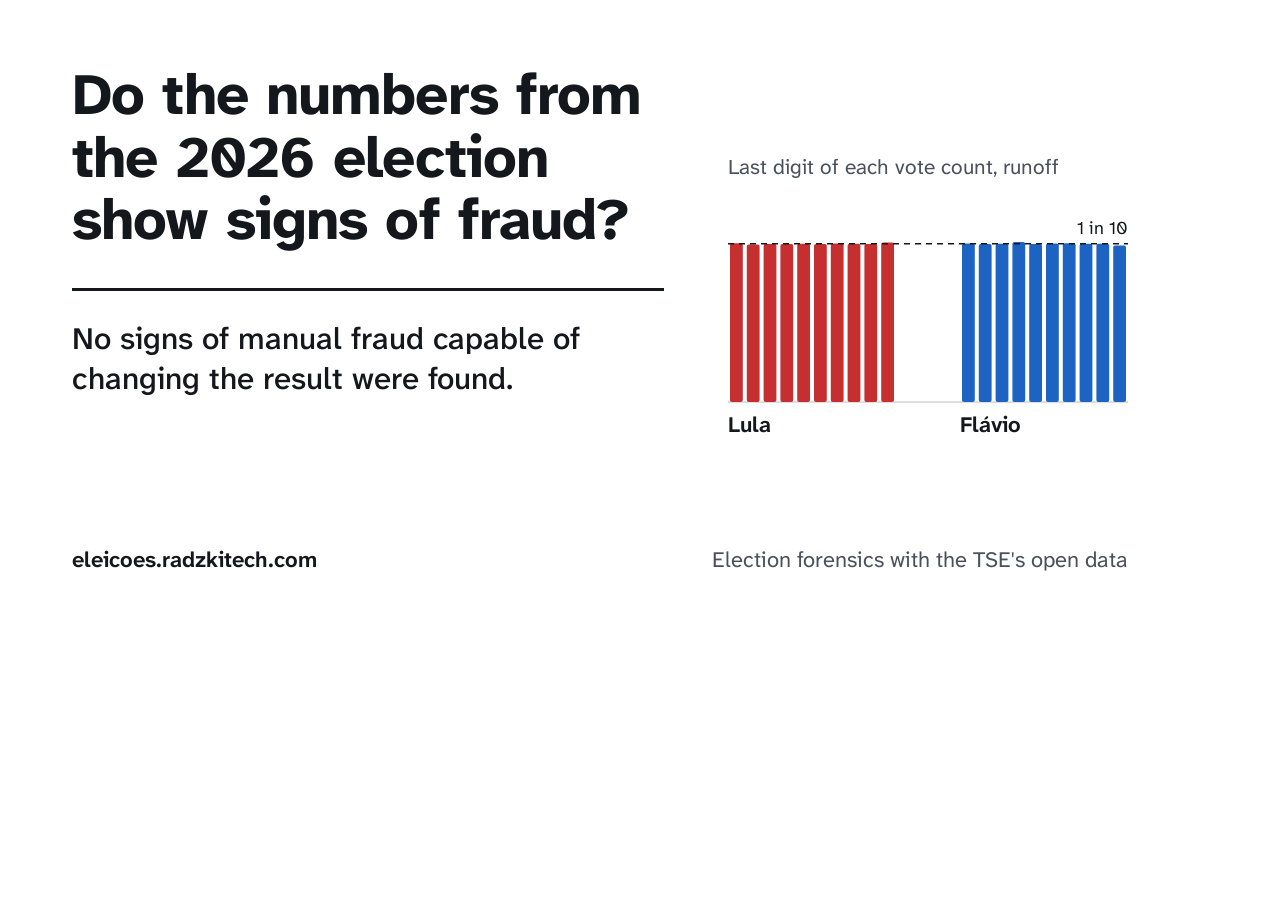
<file: web/og-card-en.html>
<!doctype html>
<html lang="en">
<head>
<meta charset="utf-8">
<title>Share card</title>
<style>
  @font-face { font-family: "Atkinson Hyperlegible Next"; src: url("fonts/AtkinsonHyperlegibleNext-latin.woff2") format("woff2"); font-weight: 200 800; }
  html, body { margin: 0; }
  body { width: 1200px; height: 630px; overflow: hidden; background: #ffffff; color: #14171c;
          font-family: "Atkinson Hyperlegible Next", system-ui, sans-serif; }
  .card { box-sizing: border-box; height: 100%; padding: 64px 72px 56px; display: grid;
           grid-template-columns: 1fr 400px; grid-template-rows: 1fr auto; column-gap: 64px; }
  h1 { margin: 0; font-size: 58px; line-height: 1.08; font-weight: 750; letter-spacing: -0.015em; }
  .answer { margin: 36px 0 0; padding-top: 28px; border-top: 3px solid #14171c; font-size: 31px; line-height: 1.3; font-weight: 500; }
  .chart { align-self: center; }
  .chart p { margin: 0 0 18px; font-size: 21px; line-height: 1.3; color: #4a515c; }
  .ref { font-size: 18px; fill: #14171c; }
  .who { font-size: 22px; font-weight: 650; fill: #14171c; }
  .foot { grid-column: 1 / -1; display: flex; justify-content: space-between; align-items: baseline;
           font-size: 22px; color: #4a515c; }
  .foot b { color: #14171c; font-weight: 650; }
</style>
</head>
<body>
<div class="card">
  <div>
    <h1>Do the numbers from the 2026 election show signs of fraud?</h1>
    <p class="answer">No signs of manual fraud capable of changing the result were found.</p>
  </div>
  <div class="chart">
    <p>Last digit of each vote count, runoff</p>
    <svg viewBox="0 0 400 250" width="400" height="250" aria-hidden="true">
  <line x1="0" x2="400" y1="202.0" y2="202.0" stroke="#b9bec6"/>
  <rect x="2.0" y="43.2" width="12.8" height="158.8" rx="2" fill="#c62f2f"/><rect x="18.8" y="44.4" width="12.8" height="157.6" rx="2" fill="#c62f2f"/><rect x="35.6" y="43.9" width="12.8" height="158.1" rx="2" fill="#c62f2f"/><rect x="52.4" y="43.9" width="12.8" height="158.1" rx="2" fill="#c62f2f"/><rect x="69.2" y="43.7" width="12.8" height="158.3" rx="2" fill="#c62f2f"/><rect x="86.0" y="43.9" width="12.8" height="158.1" rx="2" fill="#c62f2f"/><rect x="102.8" y="43.6" width="12.8" height="158.4" rx="2" fill="#c62f2f"/><rect x="119.6" y="43.7" width="12.8" height="158.3" rx="2" fill="#c62f2f"/><rect x="136.4" y="43.9" width="12.8" height="158.1" rx="2" fill="#c62f2f"/><rect x="153.2" y="42.4" width="12.8" height="159.6" rx="2" fill="#c62f2f"/>
  <rect x="234.0" y="43.4" width="12.8" height="158.6" rx="2" fill="#1d64c2"/><rect x="250.8" y="44.0" width="12.8" height="158.0" rx="2" fill="#1d64c2"/><rect x="267.6" y="43.8" width="12.8" height="158.2" rx="2" fill="#1d64c2"/><rect x="284.4" y="42.0" width="12.8" height="160.0" rx="2" fill="#1d64c2"/><rect x="301.2" y="44.0" width="12.8" height="158.0" rx="2" fill="#1d64c2"/><rect x="318.0" y="43.4" width="12.8" height="158.6" rx="2" fill="#1d64c2"/><rect x="334.8" y="43.3" width="12.8" height="158.7" rx="2" fill="#1d64c2"/><rect x="351.6" y="43.7" width="12.8" height="158.3" rx="2" fill="#1d64c2"/><rect x="368.4" y="43.8" width="12.8" height="158.2" rx="2" fill="#1d64c2"/><rect x="385.2" y="45.4" width="12.8" height="156.6" rx="2" fill="#1d64c2"/>
  <line x1="0" x2="400" y1="43.7" y2="43.7" stroke="#14171c" stroke-dasharray="6 5" stroke-width="1.5"/>
  <text x="400" y="33.7" text-anchor="end" class="ref">1 in 10</text>
  <text x="0" y="232.0" class="who">Lula</text>
  <text x="232" y="232.0" class="who">Flávio</text>
</svg>
  </div>
  <div class="foot"><b>eleicoes.radzkitech.com</b><span>Election forensics with the TSE's open data</span></div>
</div>
</body>
</html>
</file>
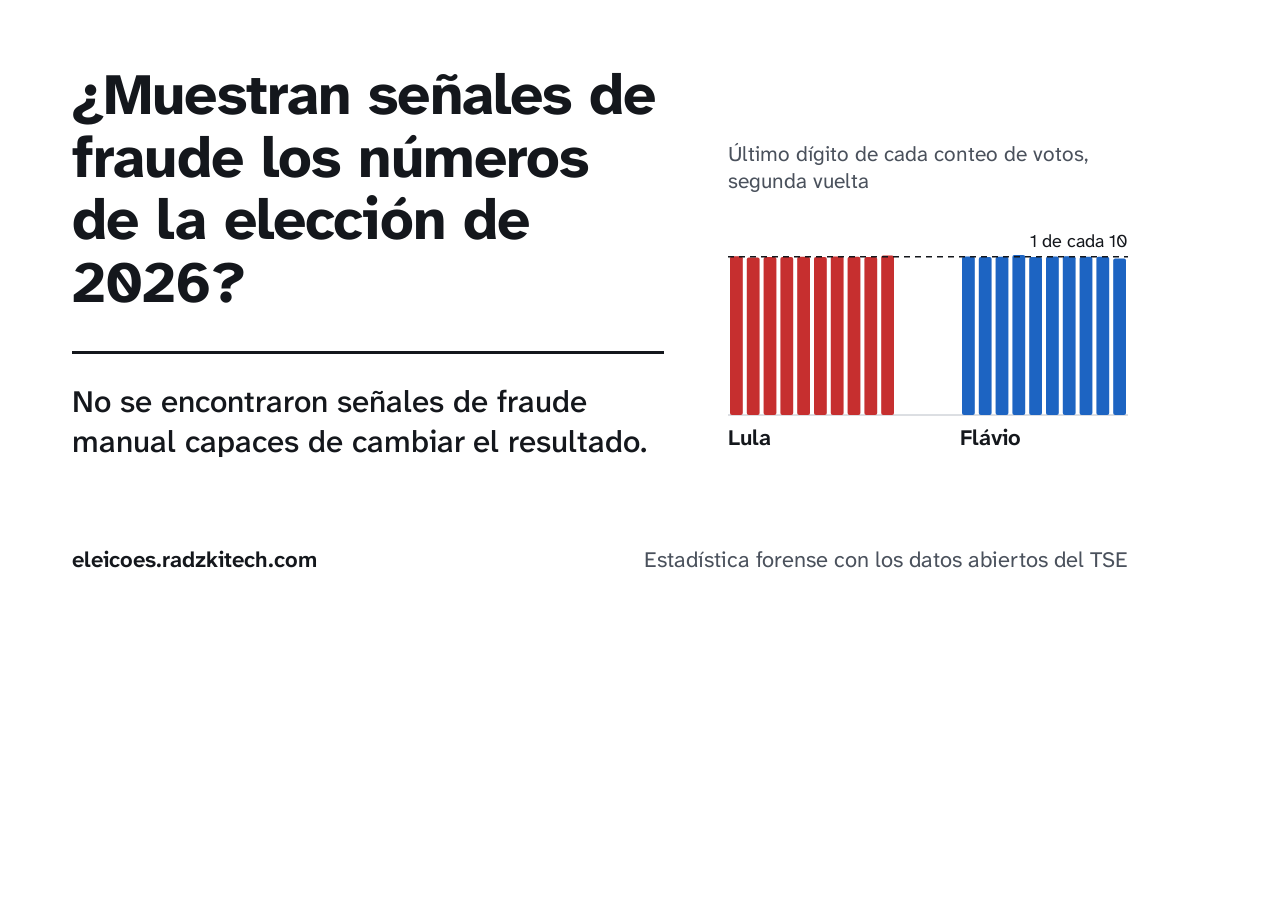
<file: web/og-card-es.html>
<!doctype html>
<html lang="es">
<head>
<meta charset="utf-8">
<title>Tarjeta para compartir</title>
<style>
  @font-face { font-family: "Atkinson Hyperlegible Next"; src: url("fonts/AtkinsonHyperlegibleNext-latin.woff2") format("woff2"); font-weight: 200 800; }
  html, body { margin: 0; }
  body { width: 1200px; height: 630px; overflow: hidden; background: #ffffff; color: #14171c;
          font-family: "Atkinson Hyperlegible Next", system-ui, sans-serif; }
  .card { box-sizing: border-box; height: 100%; padding: 64px 72px 56px; display: grid;
           grid-template-columns: 1fr 400px; grid-template-rows: 1fr auto; column-gap: 64px; }
  h1 { margin: 0; font-size: 58px; line-height: 1.08; font-weight: 750; letter-spacing: -0.015em; }
  .answer { margin: 36px 0 0; padding-top: 28px; border-top: 3px solid #14171c; font-size: 31px; line-height: 1.3; font-weight: 500; }
  .chart { align-self: center; }
  .chart p { margin: 0 0 18px; font-size: 21px; line-height: 1.3; color: #4a515c; }
  .ref { font-size: 18px; fill: #14171c; }
  .who { font-size: 22px; font-weight: 650; fill: #14171c; }
  .foot { grid-column: 1 / -1; display: flex; justify-content: space-between; align-items: baseline;
           font-size: 22px; color: #4a515c; }
  .foot b { color: #14171c; font-weight: 650; }
</style>
</head>
<body>
<div class="card">
  <div>
    <h1>¿Muestran señales de fraude los números de la elección de 2026?</h1>
    <p class="answer">No se encontraron señales de fraude manual capaces de cambiar el resultado.</p>
  </div>
  <div class="chart">
    <p>Último dígito de cada conteo de votos, segunda vuelta</p>
    <svg viewBox="0 0 400 250" width="400" height="250" aria-hidden="true">
  <line x1="0" x2="400" y1="202.0" y2="202.0" stroke="#b9bec6"/>
  <rect x="2.0" y="43.2" width="12.8" height="158.8" rx="2" fill="#c62f2f"/><rect x="18.8" y="44.4" width="12.8" height="157.6" rx="2" fill="#c62f2f"/><rect x="35.6" y="43.9" width="12.8" height="158.1" rx="2" fill="#c62f2f"/><rect x="52.4" y="43.9" width="12.8" height="158.1" rx="2" fill="#c62f2f"/><rect x="69.2" y="43.7" width="12.8" height="158.3" rx="2" fill="#c62f2f"/><rect x="86.0" y="43.9" width="12.8" height="158.1" rx="2" fill="#c62f2f"/><rect x="102.8" y="43.6" width="12.8" height="158.4" rx="2" fill="#c62f2f"/><rect x="119.6" y="43.7" width="12.8" height="158.3" rx="2" fill="#c62f2f"/><rect x="136.4" y="43.9" width="12.8" height="158.1" rx="2" fill="#c62f2f"/><rect x="153.2" y="42.4" width="12.8" height="159.6" rx="2" fill="#c62f2f"/>
  <rect x="234.0" y="43.4" width="12.8" height="158.6" rx="2" fill="#1d64c2"/><rect x="250.8" y="44.0" width="12.8" height="158.0" rx="2" fill="#1d64c2"/><rect x="267.6" y="43.8" width="12.8" height="158.2" rx="2" fill="#1d64c2"/><rect x="284.4" y="42.0" width="12.8" height="160.0" rx="2" fill="#1d64c2"/><rect x="301.2" y="44.0" width="12.8" height="158.0" rx="2" fill="#1d64c2"/><rect x="318.0" y="43.4" width="12.8" height="158.6" rx="2" fill="#1d64c2"/><rect x="334.8" y="43.3" width="12.8" height="158.7" rx="2" fill="#1d64c2"/><rect x="351.6" y="43.7" width="12.8" height="158.3" rx="2" fill="#1d64c2"/><rect x="368.4" y="43.8" width="12.8" height="158.2" rx="2" fill="#1d64c2"/><rect x="385.2" y="45.4" width="12.8" height="156.6" rx="2" fill="#1d64c2"/>
  <line x1="0" x2="400" y1="43.7" y2="43.7" stroke="#14171c" stroke-dasharray="6 5" stroke-width="1.5"/>
  <text x="400" y="33.7" text-anchor="end" class="ref">1 de cada 10</text>
  <text x="0" y="232.0" class="who">Lula</text>
  <text x="232" y="232.0" class="who">Flávio</text>
</svg>
  </div>
  <div class="foot"><b>eleicoes.radzkitech.com</b><span>Estadística forense con los datos abiertos del TSE</span></div>
</div>
</body>
</html>
</file>
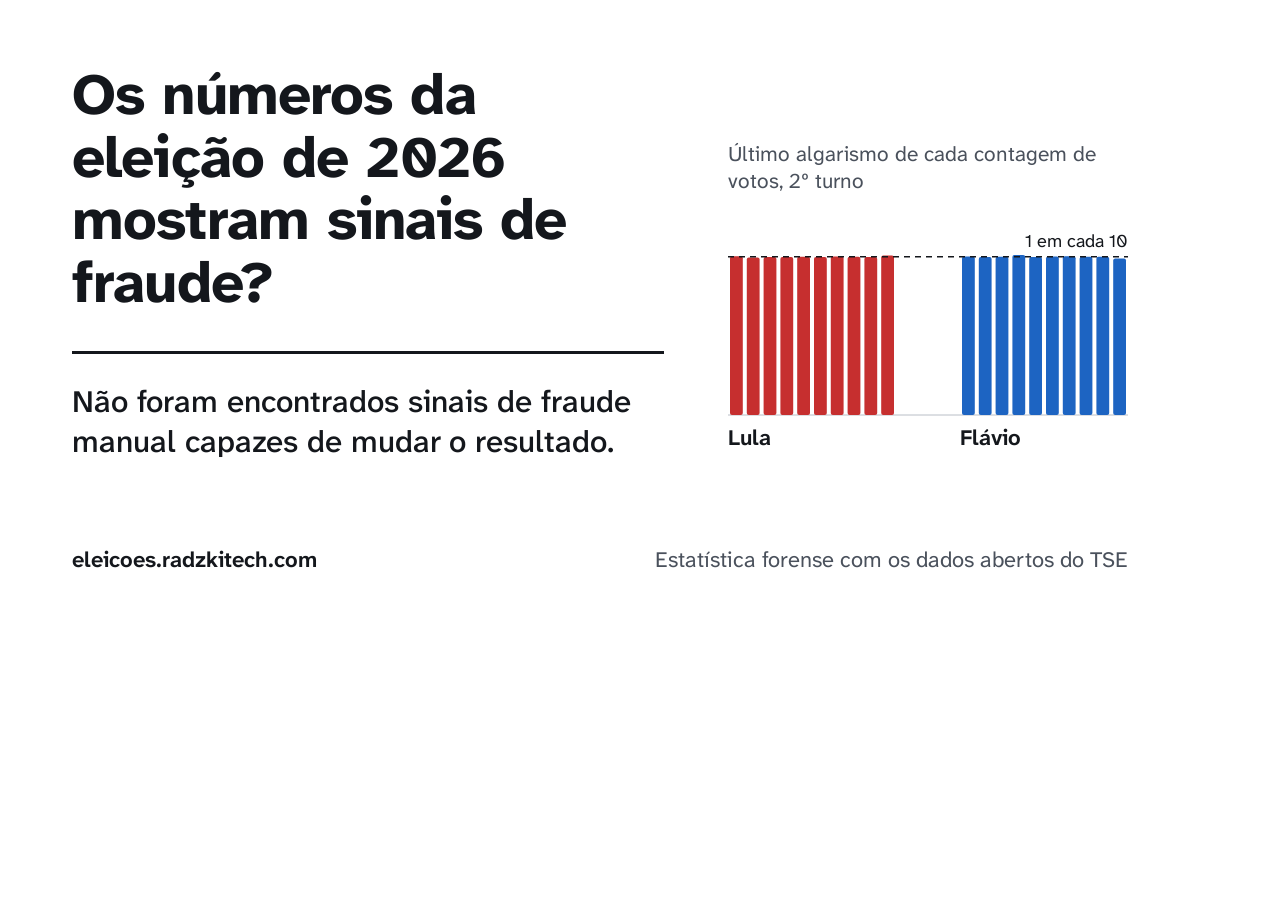
<file: web/og-card.html>
<!doctype html>
<html lang="pt-BR">
<head>
<meta charset="utf-8">
<title>Cartão de compartilhamento</title>
<style>
  @font-face { font-family: "Atkinson Hyperlegible Next"; src: url("fonts/AtkinsonHyperlegibleNext-latin.woff2") format("woff2"); font-weight: 200 800; }
  html, body { margin: 0; }
  body { width: 1200px; height: 630px; overflow: hidden; background: #ffffff; color: #14171c;
          font-family: "Atkinson Hyperlegible Next", system-ui, sans-serif; }
  .card { box-sizing: border-box; height: 100%; padding: 64px 72px 56px; display: grid;
           grid-template-columns: 1fr 400px; grid-template-rows: 1fr auto; column-gap: 64px; }
  h1 { margin: 0; font-size: 58px; line-height: 1.08; font-weight: 750; letter-spacing: -0.015em; }
  .answer { margin: 36px 0 0; padding-top: 28px; border-top: 3px solid #14171c; font-size: 31px; line-height: 1.3; font-weight: 500; }
  .chart { align-self: center; }
  .chart p { margin: 0 0 18px; font-size: 21px; line-height: 1.3; color: #4a515c; }
  .ref { font-size: 18px; fill: #14171c; }
  .who { font-size: 22px; font-weight: 650; fill: #14171c; }
  .foot { grid-column: 1 / -1; display: flex; justify-content: space-between; align-items: baseline;
           font-size: 22px; color: #4a515c; }
  .foot b { color: #14171c; font-weight: 650; }
</style>
</head>
<body>
<div class="card">
  <div>
    <h1>Os números da eleição de 2026 mostram sinais de fraude?</h1>
    <p class="answer">Não foram encontrados sinais de fraude manual capazes de mudar o resultado.</p>
  </div>
  <div class="chart">
    <p>Último algarismo de cada contagem de votos, 2º turno</p>
    <svg viewBox="0 0 400 250" width="400" height="250" aria-hidden="true">
  <line x1="0" x2="400" y1="202.0" y2="202.0" stroke="#b9bec6"/>
  <rect x="2.0" y="43.2" width="12.8" height="158.8" rx="2" fill="#c62f2f"/><rect x="18.8" y="44.4" width="12.8" height="157.6" rx="2" fill="#c62f2f"/><rect x="35.6" y="43.9" width="12.8" height="158.1" rx="2" fill="#c62f2f"/><rect x="52.4" y="43.9" width="12.8" height="158.1" rx="2" fill="#c62f2f"/><rect x="69.2" y="43.7" width="12.8" height="158.3" rx="2" fill="#c62f2f"/><rect x="86.0" y="43.9" width="12.8" height="158.1" rx="2" fill="#c62f2f"/><rect x="102.8" y="43.6" width="12.8" height="158.4" rx="2" fill="#c62f2f"/><rect x="119.6" y="43.7" width="12.8" height="158.3" rx="2" fill="#c62f2f"/><rect x="136.4" y="43.9" width="12.8" height="158.1" rx="2" fill="#c62f2f"/><rect x="153.2" y="42.4" width="12.8" height="159.6" rx="2" fill="#c62f2f"/>
  <rect x="234.0" y="43.4" width="12.8" height="158.6" rx="2" fill="#1d64c2"/><rect x="250.8" y="44.0" width="12.8" height="158.0" rx="2" fill="#1d64c2"/><rect x="267.6" y="43.8" width="12.8" height="158.2" rx="2" fill="#1d64c2"/><rect x="284.4" y="42.0" width="12.8" height="160.0" rx="2" fill="#1d64c2"/><rect x="301.2" y="44.0" width="12.8" height="158.0" rx="2" fill="#1d64c2"/><rect x="318.0" y="43.4" width="12.8" height="158.6" rx="2" fill="#1d64c2"/><rect x="334.8" y="43.3" width="12.8" height="158.7" rx="2" fill="#1d64c2"/><rect x="351.6" y="43.7" width="12.8" height="158.3" rx="2" fill="#1d64c2"/><rect x="368.4" y="43.8" width="12.8" height="158.2" rx="2" fill="#1d64c2"/><rect x="385.2" y="45.4" width="12.8" height="156.6" rx="2" fill="#1d64c2"/>
  <line x1="0" x2="400" y1="43.7" y2="43.7" stroke="#14171c" stroke-dasharray="6 5" stroke-width="1.5"/>
  <text x="400" y="33.7" text-anchor="end" class="ref">1 em cada 10</text>
  <text x="0" y="232.0" class="who">Lula</text>
  <text x="232" y="232.0" class="who">Flávio</text>
</svg>
  </div>
  <div class="foot"><b>eleicoes.radzkitech.com</b><span>Estatística forense com os dados abertos do TSE</span></div>
</div>
</body>
</html>
</file>
